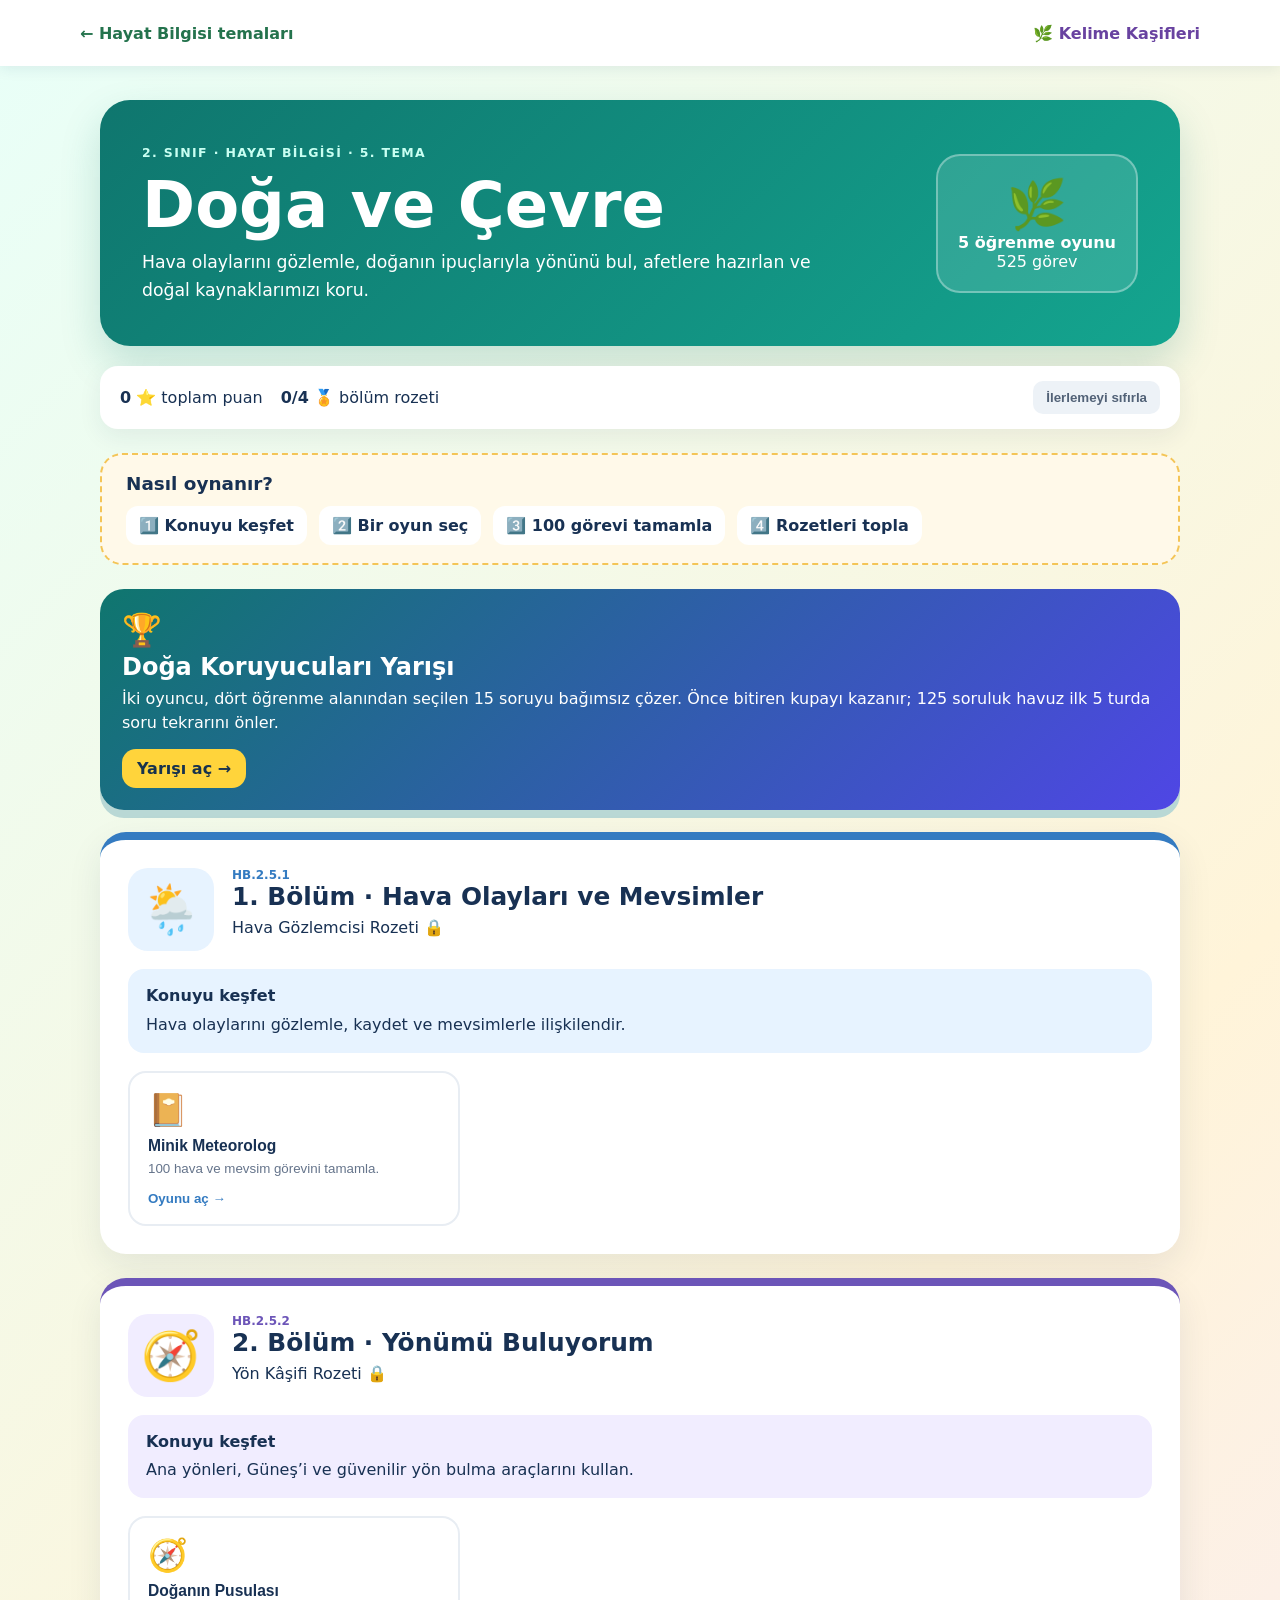
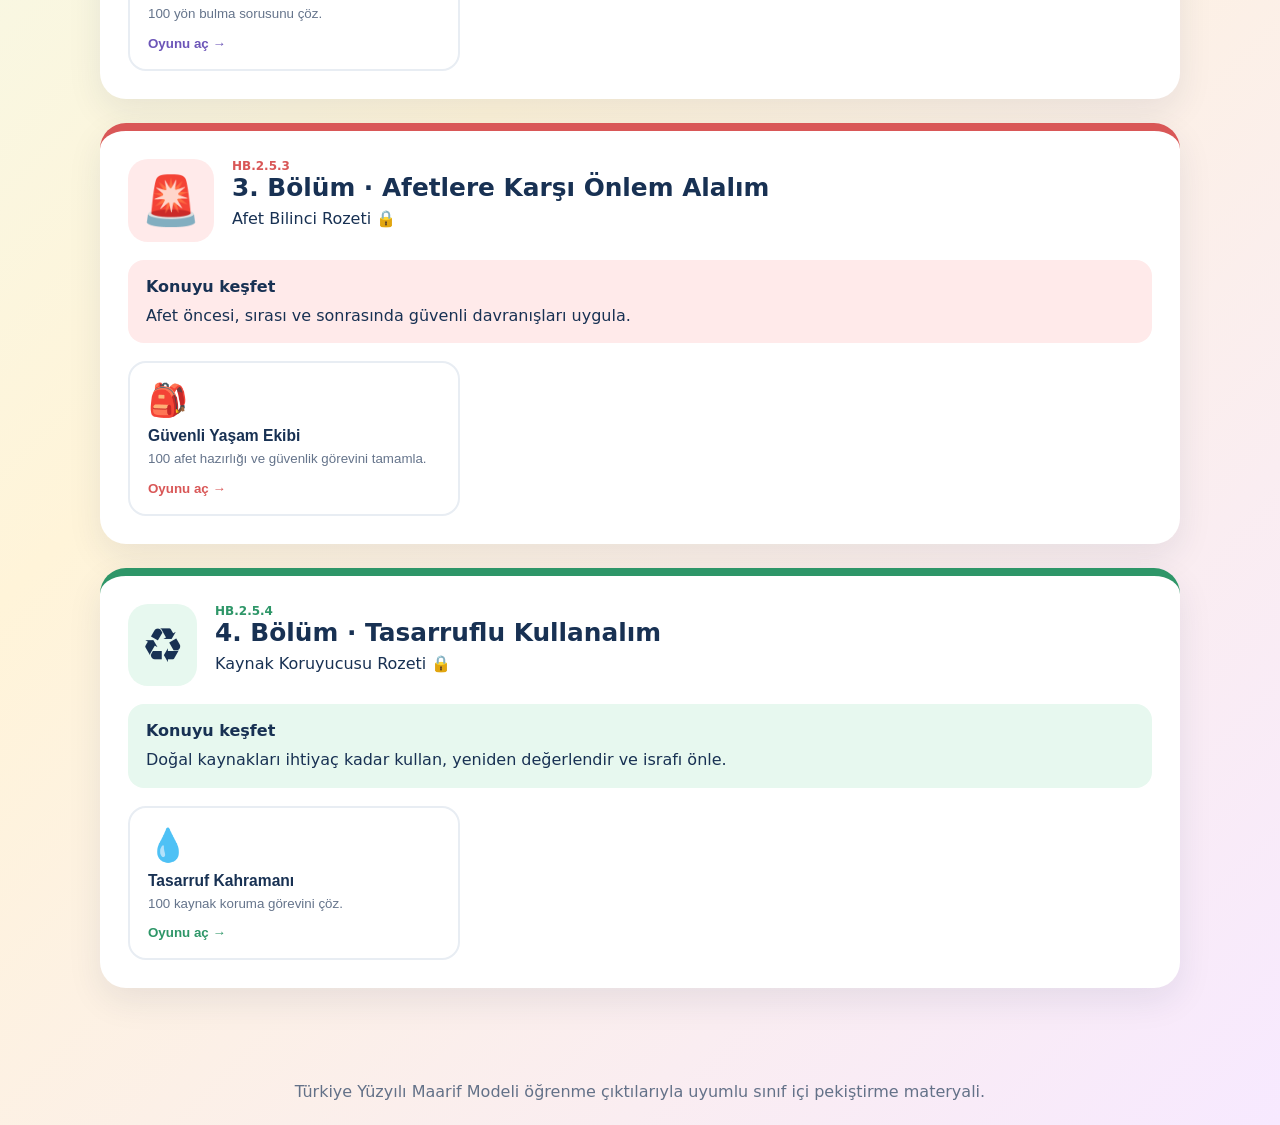
<file: index.html>
<!doctype html>
<html lang="tr">
<head>
<meta charset="utf-8"><meta name="viewport" content="width=device-width,initial-scale=1">
<meta name="theme-color" content="#0f766e"><meta http-equiv="Cache-Control" content="no-cache, no-store, must-revalidate">
<title>Doğa ve Çevre | Kelime Kaşifleri</title>
<link rel="stylesheet" href="styles.css?v=1">
</head>
<body>
<header class="top"><a class="home" href="https://dilaleylak-svg.github.io/hayat-bilgisi/">← Hayat Bilgisi temaları</a><div class="brand">🌿 Kelime Kaşifleri</div></header>
<main>
<section class="hero">
<div><span class="eyebrow">2. SINIF · HAYAT BİLGİSİ · 5. TEMA</span><h1>Doğa ve Çevre</h1><p>Hava olaylarını gözlemle, doğanın ipuçlarıyla yönünü bul, afetlere hazırlan ve doğal kaynaklarımızı koru.</p></div>
<div class="hero-badge">🌿<b>5 öğrenme oyunu</b><span>525 görev</span></div>
</section>
<section class="progress"><div><b id="stars">0</b> ⭐ toplam puan</div><div><b id="badges">0/4</b> 🏅 bölüm rozeti</div><button id="reset" type="button">İlerlemeyi sıfırla</button></section>
<section class="how"><h2>Nasıl oynanır?</h2><div class="steps"><span>1️⃣ Konuyu keşfet</span><span>2️⃣ Bir oyun seç</span><span>3️⃣ 100 görevi tamamla</span><span>4️⃣ Rozetleri topla</span></div></section>
<section style="margin:22px 0;background:linear-gradient(135deg,#0f766e,#4f46e5);border-radius:24px;padding:22px;color:#fff;box-shadow:0 8px 0 #b9d8d5">
<a href="doga-cevre-yarisi.html?v=1" style="display:block;color:#fff;text-decoration:none">
<div style="font-size:2rem">🏆</div><h2 style="margin:4px 0">Doğa Koruyucuları Yarışı</h2>
<p style="margin:6px 0 14px;line-height:1.5">İki oyuncu, dört öğrenme alanından seçilen 15 soruyu bağımsız çözer. Önce bitiren kupayı kazanır; 125 soruluk havuz ilk 5 turda soru tekrarını önler.</p>
<strong style="display:inline-block;background:#ffd43b;color:#17324d;padding:10px 15px;border-radius:14px">Yarışı aç →</strong>
</a></section>
<section id="worlds" class="worlds"></section>
</main>
<div id="modal" class="modal" hidden><div class="gamebox">
<button id="close" class="close" aria-label="Oyunu kapat">✕</button>
<div id="gameHead"></div><div class="meter"><i id="bar"></i></div>
<div id="question"></div><div id="answers" class="answers"></div><div id="feedback" class="feedback" aria-live="polite"></div>
<button id="next" class="next" hidden>Sonraki görev →</button>
</div></div>
<footer>Türkiye Yüzyılı Maarif Modeli öğrenme çıktılarıyla uyumlu sınıf içi pekiştirme materyali.</footer>
<script src="app.js?v=101"></script>
</body></html>
</file>
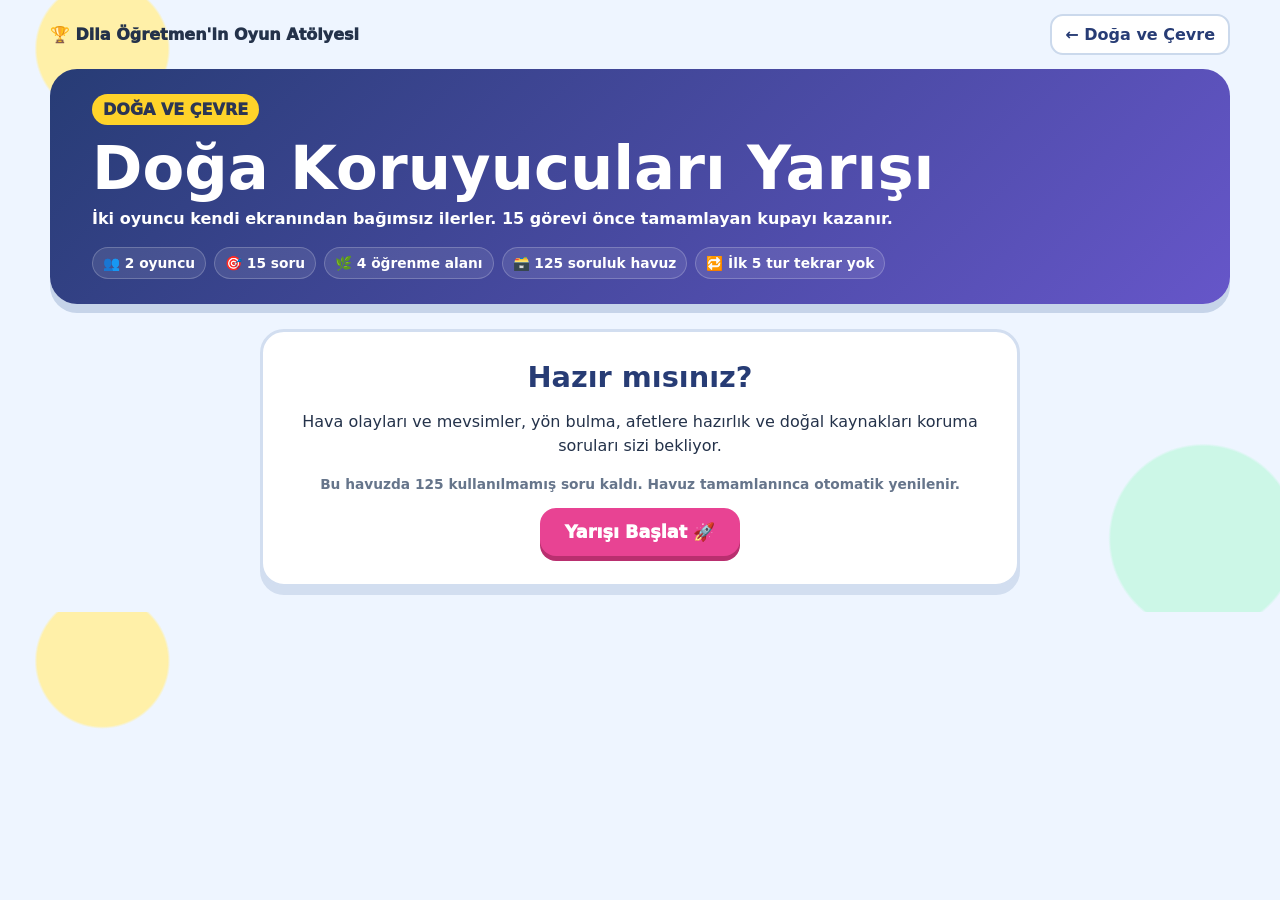
<file: doga-cevre-yarisi.html>
<!doctype html>
<html lang="tr">
<head>
<meta charset="utf-8"><meta name="viewport" content="width=device-width,initial-scale=1">
<meta name="theme-color" content="#273c75"><meta http-equiv="Cache-Control" content="no-cache, no-store, must-revalidate">
<title>Doğa ve Çevre · İki Kişilik Yarışma</title>
<style>
:root{--navy:#273c75;--pink:#e84393;--yellow:#ffd32a;--green:#16a085;--red:#e74c3c;--ink:#24324a;--bg:#eef5ff}
*{box-sizing:border-box}body{margin:0;font-family:ui-rounded,"Arial Rounded MT Bold",system-ui,sans-serif;color:var(--ink);background:radial-gradient(circle at 8% 8%,#fff0a8 0 5%,transparent 5.2%),radial-gradient(circle at 94% 88%,#ccf7e7 0 7%,transparent 7.2%),var(--bg)}
button,a{font:inherit}.wrap{width:min(1180px,calc(100% - 22px));margin:auto}.top{display:flex;justify-content:space-between;align-items:center;padding:14px 0}.back{color:var(--navy);background:#fff;border:2px solid #cbd9ec;border-radius:13px;padding:9px 13px;text-decoration:none;font-weight:900}.brand{font-weight:950}
.hero{background:linear-gradient(135deg,#273c75,#6656c9);color:#fff;border-radius:27px;padding:25px clamp(20px,4vw,42px);box-shadow:0 9px 0 #c6d4e9}.tag{display:inline-block;background:var(--yellow);color:#2b3554;border-radius:99px;padding:6px 11px;font-weight:950}.hero h1{font-size:clamp(2rem,5vw,3.8rem);line-height:1;margin:13px 0 8px}.hero p{margin:0;line-height:1.5;font-weight:700}.rules{display:flex;flex-wrap:wrap;gap:8px;margin-top:16px}.rules span{background:#ffffff18;border:1px solid #ffffff35;border-radius:99px;padding:7px 10px;font-size:.86rem;font-weight:850}
.startbox{text-align:center;background:#fff;border:3px solid #d2def0;border-radius:24px;margin:25px auto;padding:28px;max-width:760px;box-shadow:0 8px 0 #d2def0}.startbox h2{color:var(--navy);font-size:1.8rem;margin:0 0 8px}.startbox p{line-height:1.5}.start{border:0;border-radius:16px;background:var(--pink);color:#fff;padding:14px 25px;font-weight:950;font-size:1.1rem;cursor:pointer;box-shadow:0 5px 0 #b92f6f}
.arena{display:grid;grid-template-columns:1fr 1fr;gap:16px;margin:25px 0 35px}.player{background:#fff;border:4px solid var(--c);border-radius:24px;overflow:hidden;box-shadow:0 8px 0 color-mix(in srgb,var(--c) 28%,#d7e2ef)}.phead{background:var(--c);color:#fff;padding:13px 16px;display:flex;justify-content:space-between;align-items:center}.phead h2{margin:0}.score{font-weight:950}.track{height:22px;background:#e8edf5;margin:15px;border-radius:99px;overflow:hidden}.track i{display:block;height:100%;width:0;background:linear-gradient(90deg,var(--yellow),#ff9f1a);border-radius:99px;transition:width .35s}.content{padding:4px 18px 20px}.count{font-size:.82rem;font-weight:950;color:#64748b}.question{min-height:82px;font-size:1.15rem;font-weight:900;margin:10px 0 5px;line-height:1.3}.visual{min-height:34px;background:#f2f6fc;border-radius:12px;padding:8px;text-align:center;font-weight:800;color:#53657c}.answers{display:grid;grid-template-columns:1fr 1fr;gap:9px;margin-top:12px}.ans{border:2px solid #d3deed;background:#fff;border-radius:13px;padding:11px 8px;font-weight:850;cursor:pointer;min-height:52px}.ans:hover{border-color:var(--c);transform:translateY(-1px)}.ans.ok{background:#d8f8ec;border-color:var(--green)}.ans.no{background:#ffe0de;border-color:var(--red)}.ans:disabled{cursor:default}.feedback{height:29px;margin-top:8px;font-weight:900;text-align:center}.winner{position:fixed;inset:0;background:#17213bcc;display:grid;place-items:center;padding:18px;z-index:4}.winner[hidden],.arena[hidden],.startbox[hidden]{display:none}.cupbox{background:#fff;border-radius:27px;padding:30px;text-align:center;max-width:510px;width:100%;box-shadow:0 18px 60px #0005}.cup{font-size:85px}.cupbox h2{font-size:2rem;color:var(--navy);margin:3px 0}.cupbox button{border:0;border-radius:14px;background:var(--pink);color:#fff;padding:12px 18px;font-weight:950;cursor:pointer;margin:5px}.poolnote{font-size:.86rem;color:#66758b;font-weight:750}
@media(max-width:760px){.arena{grid-template-columns:1fr}.hero h1{font-size:2.15rem}.question{min-height:auto}.answers{grid-template-columns:1fr 1fr}.brand{font-size:.87rem}}
</style>
</head>
<body><main class="wrap">
<header class="top"><div class="brand">🏆 Dila Öğretmen'in Oyun Atölyesi</div><a class="back" href="index.html?v=race1">← Doğa ve Çevre</a></header>
<section class="hero"><span class="tag">DOĞA VE ÇEVRE</span><h1>Doğa Koruyucuları Yarışı</h1><p>İki oyuncu kendi ekranından bağımsız ilerler. 15 görevi önce tamamlayan kupayı kazanır.</p><div class="rules"><span>👥 2 oyuncu</span><span>🎯 15 soru</span><span>🌿 4 öğrenme alanı</span><span>🗃️ 125 soruluk havuz</span><span>🔁 İlk 5 tur tekrar yok</span></div></section>
<section id="startbox" class="startbox"><h2>Hazır mısınız?</h2><p>Hava olayları ve mevsimler, yön bulma, afetlere hazırlık ve doğal kaynakları koruma soruları sizi bekliyor.</p><p id="poolNote" class="poolnote"></p><button id="start" class="start">Yarışı Başlat 🚀</button></section>
<section id="arena" class="arena" hidden></section>
</main>
<div id="winner" class="winner" hidden><div class="cupbox"><div class="cup">🏆</div><h2 id="winnerTitle"></h2><p id="winnerText"></p><button id="again">Yeni Yarış</button><button onclick="location.href='index.html?v=39'">Oyunlara Dön</button></div></div>
<script>const dOpts=(a,w)=>{let r=[a,...w].map(String).filter((x,i,z)=>z.indexOf(x)===i);for(const f of ['Güvenli davranırım.','Bir yetişkine haber veririm.','Gözlem yaparım.','Kaynakları dikkatli kullanırım.'])if(r.length<4&&!r.includes(f))r.push(f);return r.slice(0,4)},dQ=(p,v,a,w)=>[p,v,a,dOpts(a,w)];
const weather=[['Yağmur','🌧️'],['Kar','🌨️'],['Rüzgâr','💨'],['Sis','🌫️'],['Dolu','🧊'],['Güneşli hava','☀️'],['Bulutlu hava','☁️'],['Fırtına','⛈️'],['Gökkuşağı','🌈'],['Kırağı','❄️'],['Şimşek','⚡'],['Gök gürültüsü','🌩️'],['Sağanak','🌧️'],['Hafif yağmur','🌦️'],['Kuvvetli rüzgâr','🌬️'],['Sıcak hava','🌡️'],['Soğuk hava','🥶'],['Parçalı bulutlu hava','🌤️'],['Tipi','🌨️'],['Buzlanma','🧊'],['Çiy','💧'],['Kurak hava','🏜️'],['Nemli hava','💦'],['Serin hava','🍃'],['Açık hava','🌞']];
const seasons=['İlkbahar','Yaz','Sonbahar','Kış'];
const weatherPool=Array.from({length:100},(_,i)=>{let z=weather[i%25],k=Math.floor(i/25),season=seasons[i%4];if(k===0)return dQ(z[1]+' görseli hangi hava olayını veya hava durumunu gösterir?','🔎 Hava gözlemi',z[0],[weather[(i+4)%25][0],weather[(i+9)%25][0],weather[(i+14)%25][0]]);if(k===1)return dQ(z[0]+' gözlendiğinde hava günlüğüne ne kaydedilmelidir?','📔 Hava günlüğü','Tarih ve gözlenen hava olayı',['Yalnız sevdiğimiz renk','Tahmin edilen rastgele bilgi','Konuyla ilgisiz bir olay']);if(k===2)return dQ(season+' mevsiminde '+z[0].toLocaleLowerCase('tr-TR')+' görüldü. Bu durum için hangi yorum doğrudur?','🎡 Mevsim ve hava','Bir hava olayı farklı mevsimlerde de görülebilir.',['Her mevsimde hava tamamen aynıdır.','Bu hava olayı yalnız bir gün sürer.','Mevsimler hava olaylarından etkilenmez.']);return dQ(z[0]+' için güvenilir bilgi edinmenin en doğru yolu hangisidir?','📊 Minik meteorolog','Gözlem yapmak ve güvenilir hava tahminini incelemek',['Yalnızca rastgele tahmin etmek','Geçen yılın aynı gününü kesin kabul etmek','Arkadaşın söylediğini kontrol etmeden yazmak'])});
const directions=['Kuzey','Güney','Doğu','Batı'];
const directionPlaces=['Okul','Ev','Park','Kütüphane','Market','Hastane','Bahçe','Durak','Müze','Spor salonu','Fırın','Postane','Oyun alanı','Kırtasiye','Eczane','Sinema','Tiyatro','Havuz','Çeşme','Köprü','Orman','Göl','Tepe','Çiftlik','Kamp alanı'];
const directionPool=Array.from({length:100},(_,i)=>{let A=directionPlaces[i%25],B=directionPlaces[(i*7+3)%25],dir=directions[i%4],k=Math.floor(i/25);if(k===0)return dQ('Güneşin doğduğu yön temel alınırsa bu yön hangisidir?','🌅 Yön bulma','Doğu',['Batı','Kuzey','Güney']);if(k===1)return dQ('Güneşin battığı yön temel alınırsa bu yön hangisidir? '+A+' gözlem noktasındadır.','🌇 '+A,'Batı',['Doğu','Kuzey','Güney']);if(k===2)return dQ(B+', '+A+' konumunun '+dir.toLocaleLowerCase('tr-TR')+' yönündedir. '+A+' konumundan '+B+' konumuna hangi yöne gidilir?','🧭 '+A+' → '+B,dir,directions.filter(x=>x!==dir));return dQ(A+' çevresinde yönünü doğrulamak için en güvenilir araç hangisidir?','🧭 Doğa ve yön','Pusula',['Yalnız ağaçların yosunu','Rastgele bir tahmin','Bulutların biçimi'])});
const disasters=['Deprem','Sel','Yangın','Fırtına','Heyelan','Çığ','Orman yangını','Su baskını','Şiddetli dolu','Yıldırım','Kuvvetli rüzgâr','Bina yangını','Mutfak yangını','Elektrik yangını','Yoğun duman','Gaz kaçağı','Kıyı taşkını','Toprak kayması','Tipi','Aşırı sıcak','Aşırı soğuk','Kuraklık','Buzlanma','Şiddetli yağış','Hortum'];
const disasterPool=Array.from({length:100},(_,i)=>{let s=disasters[i%25],k=Math.floor(i/25);if(k===0)return dQ(s+' tehlikesinden önce alınabilecek uygun önlem hangisidir?','🛡️ Afete hazırlık','Aile afet planı hazırlamak ve güvenli davranışları öğrenmek',['Tehlikeyi önemsememek','Çıkış yollarını kapatmak','Acil çantayı boş bırakmak']);if(k===1)return dQ(s+' sırasında çocuk için en güvenli temel davranış hangisidir?','🚨 Güvenli davranış','Öğrenilen güvenlik kuralını uygulayıp yetişkin yönlendirmesini izlemek',['Tehlikeye yaklaşmak','Tek başına müdahale etmek','Merak için dışarı çıkmak']);if(k===2)return dQ(s+' sonrasında çevrede tehlike fark edilirse ne yapılmalıdır?','📞 Yardım isteme','Güvenli yerde kalıp yetişkine veya görevliye haber verilmelidir.',['Tehlikeli alana girilmelidir.','Hasarlı eşyalara dokunulmalıdır.','Bilgi gizlenmelidir.']);return dQ(s+' için acil durum çantasında hangisinin bulunması uygundur?','🎒 Hazırlık çantası','Su, temel ihtiyaçlar ve gerekli iletişim bilgileri',['Ağır oyuncak koleksiyonu','Gereksiz cam eşyalar','Bozulabilecek çok sayıda yiyecek'])});
const resources=['Su','Elektrik','Kâğıt','Ekmek','Yiyecek','Doğal gaz','Yakıt','Odun','Toprak','Temiz hava','Ormanlar','Madenler','Güneş enerjisi','Rüzgâr enerjisi','Piller','Plastik','Cam','Metal','Kıyafet','Okul araçları','Oyuncaklar','Kitaplar','Temizlik malzemesi','Isınma enerjisi','Ulaşım enerjisi'];
const savingPool=Array.from({length:100},(_,i)=>{let r=resources[i%25],k=Math.floor(i/25);if(k===0)return dQ(r+' kaynağını tasarruflu kullanmak için hangi davranış uygundur?','♻️ Tasarruf','İhtiyaç kadar kullanıp gereksiz tüketimden kaçınmak',['Gereğinden fazla kullanmak','Kullanılabilir olanı çöpe atmak','Kaynağı açık bırakmak']);if(k===1)return dQ(r+' israf edildiğinde hangi sonuç ortaya çıkabilir?','🌍 Kaynaklarımız','Doğal kaynaklar azalabilir ve çevre zarar görebilir.',['Kaynaklar kendiliğinden çoğalır.','Çevre her zaman temizlenir.','Tasarrufa gerek kalmaz.']);if(k===2)return dQ(r+' kullanıldıktan sonra yeniden değerlendirme mümkünse ne yapılmalıdır?','🔄 Yeniden kullanım','Uygun biçimde yeniden kullanmak veya geri dönüşüme ayırmak',['Doğrudan doğaya bırakmak','Karışık biçimde çöpe atmak','Kullanılabilirken yok etmek']);return dQ(r+' konusunda aile ve okulda tasarrufu artırmak için ne yapılabilir?','💡 Çözüm üret','Herkesin uygulayabileceği açık bir tasarruf kuralı belirlemek',['Kuralları yalnız bir kişinin uygulaması','İsrafı görmezden gelmek','Gereksiz tüketimi artırmak'])});
const natureSettings=['Okul bahçesinde','Sınıf gözleminde','Park gezisinde','Doğa kulübünde','Hava istasyonunda','Kamp çalışmasında','Çevre etkinliğinde','Bilim köşesinde','Aile gezisinde','Araştırma masasında'];
const natureStudents=['Ece','Mert','Zeynep','Arda','Elif','Can','Duru','Kerem','Ada','Efe'];
[weatherPool,directionPool,disasterPool,savingPool].forEach(pool=>pool.forEach((q,i)=>{q[0]=natureSettings[i%10]+' '+natureStudents[Math.floor(i/10)]+' şu durumu değerlendiriyor: '+q[0]}));

const gameSets={weatherPool,directionPool,disasterPool,savingPool};
const GAME_IDS=["weatherPool","directionPool","disasterPool","savingPool"],POOL_SIZE=125,ROUND_SIZE=15;
function shuffle(a){a=[...a];for(let i=a.length-1;i>0;i--){const j=Math.floor(Math.random()*(i+1));[a[i],a[j]]=[a[j],a[i]]}return a}
function buildPool(){const out=[],seen=new Set();for(let n=0;out.length<POOL_SIZE&&n<200;n++){for(const id of GAME_IDS){const q=gameSets[id]&&gameSets[id][n];if(!q)continue;const key=JSON.stringify([q[0],q[1],String(q[2])]);if(!seen.has(key)){seen.add(key);out.push(q);if(out.length===POOL_SIZE)break}}}return out}
const pool=buildPool(),historyKey="doga-cevre-yaris-havuzu-v1";
function loadDeck(){let s;try{s=JSON.parse(localStorage.getItem(historyKey))}catch(e){}if(!s||!Array.isArray(s.order)||s.order.length!==POOL_SIZE||!Number.isInteger(s.cursor))s={order:shuffle([...Array(POOL_SIZE).keys()]),cursor:0,cycle:1};return s}
function takeRound(){let s=loadDeck(),ids=[];while(ids.length<ROUND_SIZE){if(s.cursor>=POOL_SIZE){s={order:shuffle([...Array(POOL_SIZE).keys()]),cursor:0,cycle:(s.cycle||1)+1}}const take=Math.min(ROUND_SIZE-ids.length,POOL_SIZE-s.cursor);ids.push(...s.order.slice(s.cursor,s.cursor+take));s.cursor+=take}localStorage.setItem(historyKey,JSON.stringify(s));return {questions:ids.map(i=>pool[i]),state:s}}
let round=[],players=[],finished=false;
const arena=document.getElementById("arena"),winner=document.getElementById("winner");
function updateNote(){const s=loadDeck(),remaining=POOL_SIZE-s.cursor;document.getElementById("poolNote").textContent="Bu havuzda "+remaining+" kullanılmamış soru kaldı. Havuz tamamlanınca otomatik yenilenir."}
function playerHTML(n){return `<article class="player" style="--c:${n===0?"#e84393":"#2878d0"}"><div class="phead"><h2>${n===0?"🔴":"🔵"} Oyuncu ${n+1}</h2><span class="score" id="score${n}">0 doğru</span></div><div class="track"><i id="bar${n}"></i></div><div class="content"><div class="count" id="count${n}"></div><div class="question" id="q${n}"></div><div class="visual" id="v${n}"></div><div class="answers" id="a${n}"></div><div class="feedback" id="f${n}"></div></div></article>`}
function startRace(){const result=takeRound();round=result.questions;players=[{i:0,correct:0,order:shuffle([...Array(ROUND_SIZE).keys()]),lock:false},{i:0,correct:0,order:shuffle([...Array(ROUND_SIZE).keys()]),lock:false}];finished=false;document.getElementById("startbox").hidden=true;winner.hidden=true;arena.hidden=false;arena.innerHTML=playerHTML(0)+playerHTML(1);renderPlayer(0);renderPlayer(1)}
function renderPlayer(n){if(finished)return;const p=players[n],q=round[p.order[p.i]];p.lock=false;document.getElementById("count"+n).textContent="Soru "+(p.i+1)+" / "+ROUND_SIZE;document.getElementById("q"+n).textContent=q[0];document.getElementById("v"+n).textContent=q[1]||"İpucunu düşün.";document.getElementById("bar"+n).style.width=(p.i/ROUND_SIZE*100)+"%";document.getElementById("score"+n).textContent=p.correct+" doğru";document.getElementById("f"+n).textContent="";const opts=shuffle(q[3]);const box=document.getElementById("a"+n);box.innerHTML=opts.map(x=>'<button class="ans"></button>').join("");[...box.children].forEach((b,i)=>{b.textContent=opts[i];b.onclick=()=>answer(n,b,opts[i],q[2])})}
function answer(n,btn,value,right){const p=players[n];if(finished||p.lock)return;p.lock=true;document.querySelectorAll("#a"+n+" .ans").forEach(b=>{b.disabled=true;if(String(b.textContent)===String(right))b.classList.add("ok")});const good=String(value)===String(right);if(good){p.correct++;btn.classList.add("ok");document.getElementById("f"+n).textContent="🎉 Doğru! İlerle."}else{btn.classList.add("no");document.getElementById("f"+n).textContent="💡 Doğru cevap: "+right}document.getElementById("score"+n).textContent=p.correct+" doğru";setTimeout(()=>advance(n),good?350:900)}
function advance(n){if(finished)return;const p=players[n];p.i++;document.getElementById("bar"+n).style.width=(p.i/ROUND_SIZE*100)+"%";if(p.i>=ROUND_SIZE){finishRace(n);return}renderPlayer(n)}
function finishRace(n){finished=true;players.forEach((p,k)=>p.lock=true);document.querySelectorAll(".ans").forEach(b=>b.disabled=true);document.getElementById("winnerTitle").textContent="Oyuncu "+(n+1)+" kupayı kazandı!";document.getElementById("winnerText").textContent="15 soruyu ilk tamamlayan Oyuncu "+(n+1)+" oldu. Doğru sayısı: "+players[n].correct+"/15";winner.hidden=false}
document.getElementById("start").onclick=startRace;document.getElementById("again").onclick=()=>{winner.hidden=true;arena.hidden=true;document.getElementById("startbox").hidden=false;updateNote()};updateNote();
</script></body></html>
</file>
<file: styles.css>
:root{--ink:#183153;--teal:#24734d;--mint:#e5f7ea;--gold:#f5b942;--paper:#fffdf7;--red:#e85d75}*{box-sizing:border-box}body{margin:0;font-family:Nunito,system-ui,-apple-system,"Segoe UI",sans-serif;color:var(--ink);background:linear-gradient(135deg,#e8fff8,#fff4d9 55%,#f7e9ff);min-height:100vh}.top{height:66px;background:#fff;display:flex;align-items:center;justify-content:space-between;padding:0 max(20px,calc((100% - 1120px)/2));box-shadow:0 2px 14px #163a5f18;position:sticky;top:0;z-index:5}.home{color:var(--teal);font-weight:900;text-decoration:none}.brand{font-weight:900;color:#6842a0}main{max-width:1120px;margin:auto;padding:34px 20px 70px}.hero{display:flex;align-items:center;justify-content:space-between;gap:30px;background:linear-gradient(135deg,#0f766e,#14a58f);color:white;border-radius:30px;padding:42px;box-shadow:0 18px 40px #0f766e33}.eyebrow{font-size:.78rem;font-weight:900;letter-spacing:.11em;color:#c9fff2}.hero h1{font-size:clamp(2rem,5vw,4rem);line-height:1;margin:12px 0}.hero p{max-width:700px;font-size:1.08rem;line-height:1.6;margin:0}.hero-badge{background:#ffffff20;border:2px solid #ffffff55;border-radius:24px;min-width:155px;padding:20px;text-align:center;font-size:3rem}.hero-badge b,.hero-badge span{display:block;font-size:1rem}.progress{margin:20px 0;display:flex;gap:18px;align-items:center;flex-wrap:wrap;background:white;border-radius:18px;padding:15px 20px;box-shadow:0 8px 25px #18315312}.progress div{font-size:1rem}.progress button{margin-left:auto;border:0;background:#edf2f7;color:#526277;border-radius:10px;padding:9px 13px;font-weight:700;cursor:pointer}.how{background:#fff9e9;border:2px dashed #f4c557;border-radius:22px;padding:18px 24px;margin:24px 0}.how h2{margin:0 0 12px;font-size:1.15rem}.steps{display:flex;gap:12px;flex-wrap:wrap}.steps span{background:white;border-radius:12px;padding:10px 13px;font-weight:800}.worlds{display:grid;gap:24px}.world{background:white;border-radius:26px;padding:28px;box-shadow:0 13px 35px #18315316;border-top:8px solid var(--c)}.world-head{display:flex;gap:18px;align-items:flex-start}.world-icon{font-size:3rem;background:var(--soft);border-radius:20px;padding:13px}.world h2{margin:0 0 7px;font-size:1.55rem}.code{font-size:.75rem;color:var(--c);font-weight:900}.intro{background:var(--soft);border-radius:16px;padding:15px 18px;margin:18px 0;line-height:1.55}.intro b{display:block;margin-bottom:4px}.cards{display:grid;grid-template-columns:repeat(3,1fr);gap:14px}.card{border:2px solid #e8edf3;background:#fff;border-radius:18px;padding:18px;text-align:left;cursor:pointer;transition:.2s;color:var(--ink)}.card:hover{transform:translateY(-3px);border-color:var(--c);box-shadow:0 9px 20px #18315315}.card .emoji{font-size:2rem}.card h3{margin:8px 0 5px}.card p{margin:0;color:#65748b;line-height:1.4}.card strong{display:block;color:var(--c);margin-top:12px}.modal{position:fixed;inset:0;background:#10243bd9;z-index:20;display:grid;place-items:center;padding:18px}.modal[hidden]{display:none}.gamebox{background:var(--paper);border-radius:28px;width:min(680px,100%);min-height:470px;padding:30px;position:relative;box-shadow:0 25px 80px #0008}.close{position:absolute;right:18px;top:16px;border:0;background:#edf2f7;width:38px;height:38px;border-radius:50%;font-size:1rem;cursor:pointer}.game-title{font-size:1.35rem;font-weight:950;margin-right:40px}.game-meta{color:#6b7890;margin-top:4px}.meter{height:10px;background:#e8edf3;border-radius:9px;margin:18px 0;overflow:hidden}.meter i{display:block;height:100%;width:0;background:linear-gradient(90deg,#16a085,#f5b942);transition:.3s}.qno{font-weight:900;color:var(--teal);font-size:.85rem}.prompt{font-size:1.35rem;font-weight:900;margin:10px 0}.scene{text-align:center;font-size:2.3rem;background:#f3f8fb;border-radius:16px;padding:15px;margin-bottom:15px;white-space:pre-line}.answers{display:grid;grid-template-columns:1fr 1fr;gap:11px}.answer{border:2px solid #dbe4ec;background:white;border-radius:14px;padding:13px;font-size:1rem;font-weight:750;color:var(--ink);cursor:pointer}.answer:hover{border-color:#14a58f}.answer.good{background:#dcfce7;border-color:#22a45b}.answer.bad{background:#ffe4e8;border-color:#e85d75}.answer:disabled{cursor:default}.feedback{min-height:48px;margin-top:15px;font-weight:800}.next{display:block;margin-left:auto;border:0;border-radius:13px;background:var(--teal);color:#fff;padding:12px 18px;font-weight:900;cursor:pointer}.result{text-align:center;padding:25px 5px}.result .cup{font-size:5rem}.result h2{font-size:2rem;margin:10px}.result p{font-size:1.1rem}.play-again{border:0;border-radius:13px;background:var(--teal);color:white;padding:13px 20px;font-weight:900;cursor:pointer}footer{text-align:center;padding:24px;color:#637188}@media(max-width:760px){.hero{padding:28px;align-items:flex-start}.hero-badge{display:none}.cards{grid-template-columns:1fr}.world{padding:20px}.answers{grid-template-columns:1fr}.progress button{margin-left:0}.gamebox{padding:24px 18px}.top{padding:0 15px}}
</file>
